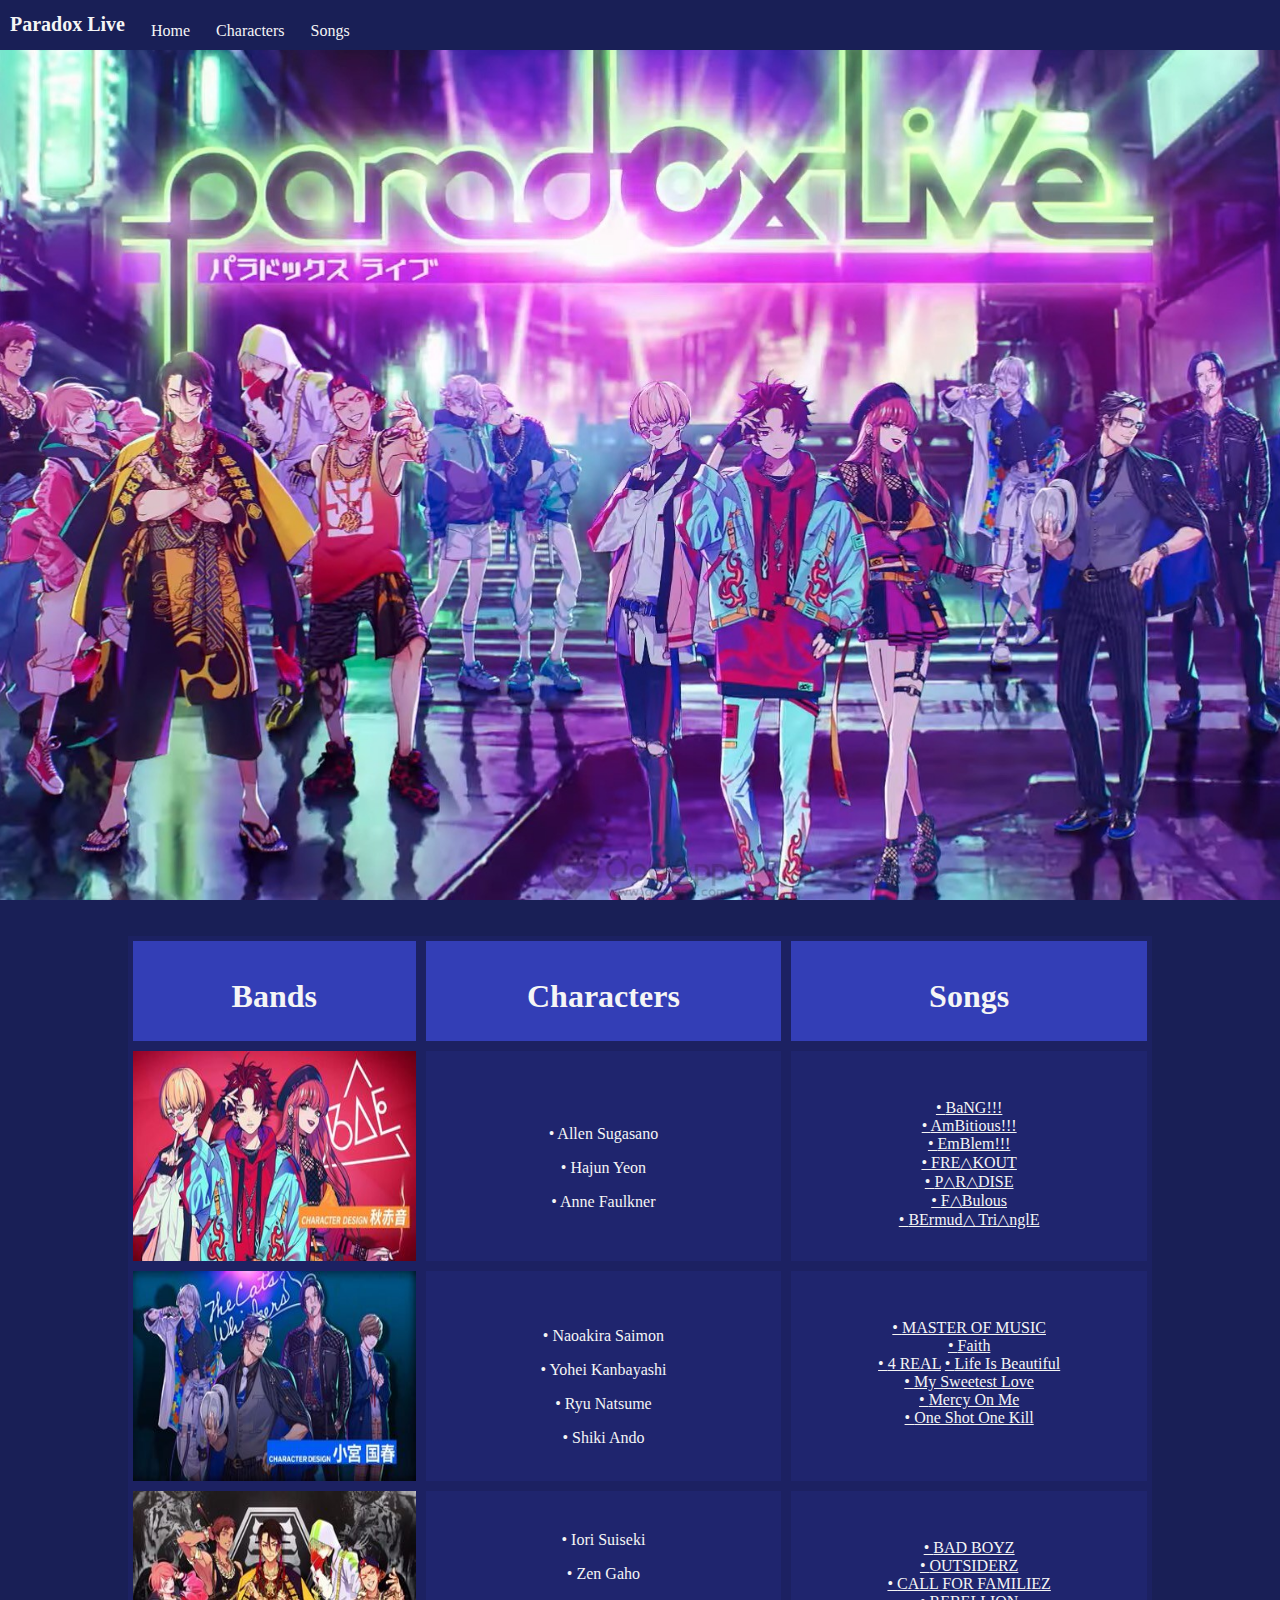
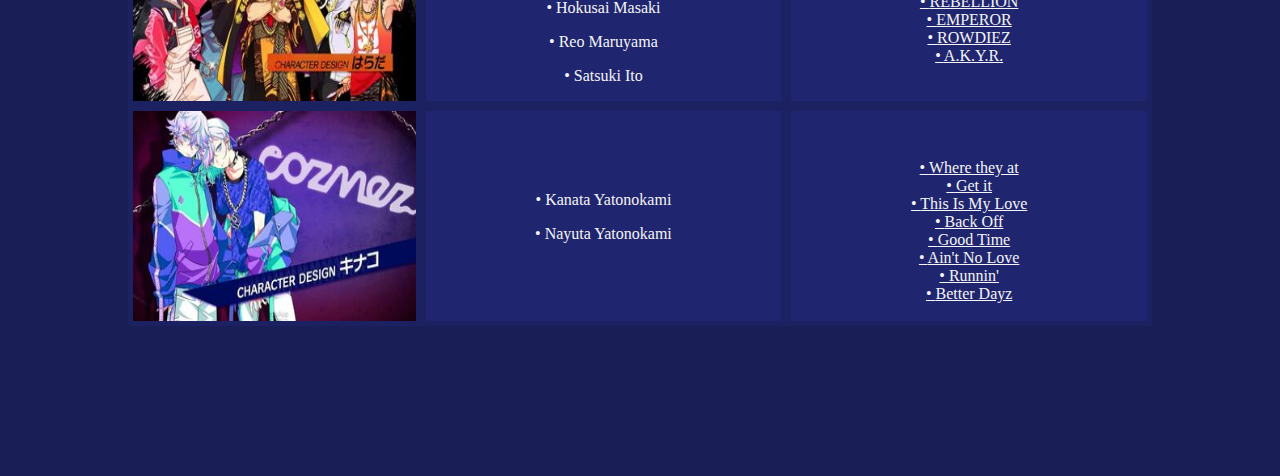
<file: index.html>
<!DOCTYPE html>
<html lang="en">
<head>
    <meta charset="UTF-8">
    <meta http-equiv="X-UA-Compatible" content="IE=edge">
    <meta name="viewport" content="width=device-width, initial-scale=1.0">
    <link href="style.css" rel="stylesheet">


    <title>Paradox</title>
</head>
<body>

    <nav>
        <h1>Paradox Live</h1>
        <a href="index.html">Home</a>
        <a href="P2_WEB_Jan_F_Šůla_move.html">Characters</a>
        <a href="">Songs</a>
    </nav>
<main>
    <div class="parallax"></div>
</main>


<br>
<div id="headline"><h1></h1></div>

    <br>
<div id="m2">
    <div id="grid">

        <div id="band" class="header"><h1>Bands</h1></div>
        <div id="char" class="header"><h1>Characters</h1></div>
        <div id="song" class="header"><h1>Songs</h1></div>



        <div id="r1" class="gridItem"><img src="bae.jpg"></div>
        <div id="b1">

                <p>Allen Sugasano</p>
                <p>Hajun Yeon</p>
                <p>Anne Faulkner</p>

        </div>
        <div id="b2">
            <a href="https://www.youtube.com/watch?v=i1aAMRqvbd0&list=PL48bg1S0yQgpAOZv4phSdoj9xH11N_W_G&index=39">BaNG!!!</a> <br>
            <a href="https://www.youtube.com/watch?v=YmlnWpRt3tc&list=PL48bg1S0yQgpAOZv4phSdoj9xH11N_W_G&index=35">AmBitious!!!</a><br>
            <a href="https://www.youtube.com/watch?v=tsLrN4uBZ6c&list=PL48bg1S0yQgpAOZv4phSdoj9xH11N_W_G&index=31">EmBlem!!!</a><br>
            <a href="https://www.youtube.com/watch?v=pQFfTW9nRs0&list=PL48bg1S0yQgpAOZv4phSdoj9xH11N_W_G&index=16">FRE△KOUT</a><br>
            <a href="https://www.youtube.com/watch?v=s2Wk64t2QYY&list=PL48bg1S0yQgpAOZv4phSdoj9xH11N_W_G&index=20">P△R△DISE</a><br>
            <a href="https://www.youtube.com/watch?v=B1uo2-q6euo&list=PL48bg1S0yQgpAOZv4phSdoj9xH11N_W_G&index=27">F△Bulous</a><br>
            <a href="https://www.youtube.com/watch?v=h3z666SE320">BErmud△ Tri△nglE</a>
        </div>



        <div id="r2" class="gridItem"><img src="cats.jpg"></div>
        <div id="c1">

                <p>Naoakira Saimon</p>
                <p>Yohei Kanbayashi</p>
                <p>Ryu Natsume</p>
                <p>Shiki Ando</p>

        </div>
        <div id="c2">
            <a href="https://www.youtube.com/watch?v=4TguZixHM2g">MASTER OF MUSIC</a> <br>
            <a href="https://www.youtube.com/watch?v=U-UERQnSbmI">Faith</a> <br>
            <a href="https://www.youtube.com/watch?v=exACT_F90d0">4 REAL</a>
            <a href="https://www.youtube.com/watch?v=UYjK1OK2YlY">Life Is Beautiful</a> <br>
            <a href="https://www.youtube.com/watch?v=DzzM7DASDmc">My Sweetest Love</a> <br>
            <a href="https://www.youtube.com/watch?v=EmTCZ-Y8rM8">Mercy On Me</a> <br>
            <a href="https://www.youtube.com/watch?v=5RNzkOLwsQ8">One Shot One Kill</a> <br>
        </div>



        <div id="r3" class="gridItem"><img src="akyr.jpg"></div>
        <div id="a1">
            
                <p>Iori Suiseki</p>
                <p>Zen Gaho</p>
                <p>Hokusai Masaki</p>
                <p>Reo Maruyama</p>
                <p>Satsuki Ito</p>
            
        </div>
        <div id="a2">
            <a href="https://www.youtube.com/watch?v=UKZoXi7ZSQw">BAD BOYZ</a> <br>
            <a href="https://www.youtube.com/watch?v=sZGMX0a20aI">OUTSIDERZ</a> <br>
            <a href="https://www.youtube.com/watch?v=elLRmxYvf2Y">CALL FOR FAMILIEZ</a> <br>
            <a href="https://www.youtube.com/watch?v=qfk6_rf7Drk">REBELLION</a> <br>
            <a href="https://www.youtube.com/watch?v=4MA7C05z-Iw">EMPEROR</a> <br>
            <a href="https://www.youtube.com/watch?v=PbIiUri5gLg">ROWDIEZ</a> <br>
            <a href="https://www.youtube.com/watch?v=eal7aK0wMGg">A.K.Y.R.</a> <br>
        </div>



        <div id="r4" class="gridItem"><img src="cozmez.jpg"></div>
        <div id="d1">

                <p>Kanata Yatonokami</p>
                <p>Nayuta Yatonokami</p>

        </div>
        <div id="d2">
            <a href="https://www.youtube.com/watch?v=UwXYQQDalMI">Where they at</a> <br>
            <a href="https://www.youtube.com/watch?v=VCC9VqQrdNQ">Get it</a> <br>
            <a href="https://www.youtube.com/watch?v=B01EJ8j-iQU">This Is My Love</a> <br>
            <a href="https://www.youtube.com/watch?v=2ALUCOQBla8">Back Off</a> <br>
            <a href="https://www.youtube.com/watch?v=oc8mWMc7Jn0">Good Time</a> <br>
            <a href="https://www.youtube.com/watch?v=XpQwx-oWOpQ">Ain't No Love</a> <br>
            <a href="https://www.youtube.com/watch?v=JbyNHS5AyNI">Runnin'</a> <br>
            <a href="https://www.youtube.com/watch?v=NqX2fy6ulmo">Better Dayz</a> <br>
        </div>
    </div>
</div>



</body>
</html>
</file>
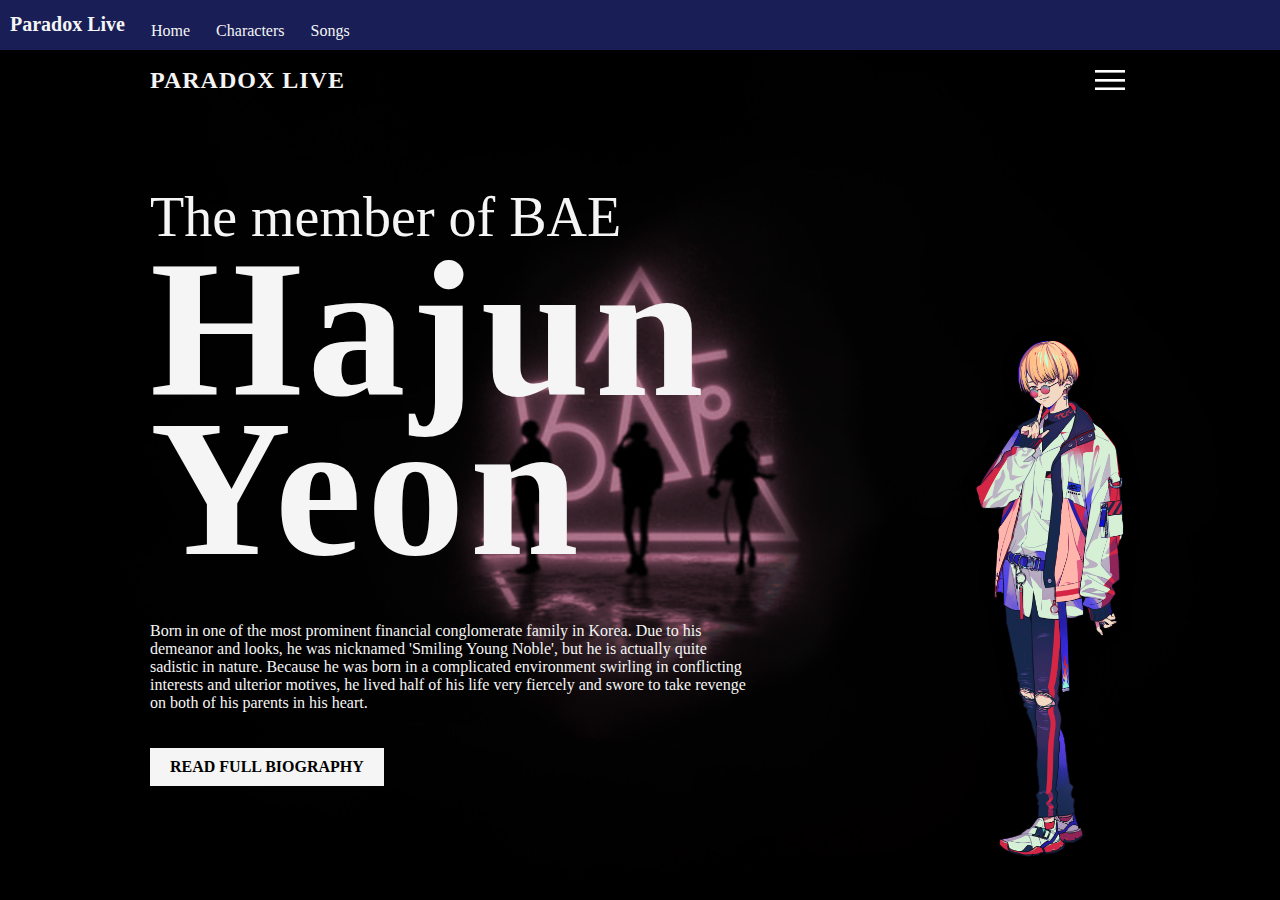
<file: P2_WEB_Jan_F_Šůla_move.html>
<!DOCTYPE html>
<html lang="en">
<head>
    <meta charset="UTF-8">
    <meta http-equiv="X-UA-Compatible" content="IE=edge">
    <meta name="viewport" content="width=device-width, initial-scale=1.0">
    <link href="style2.css" rel="stylesheet">

    <title>Characters</title>
</head>
<body>
    <nav>
        <h1>Paradox Live</h1>
        <a href="index.html">Home</a>
        <a href="P2_WEB_Jan_F_Šůla_move.html">Characters</a>
        <a href="">Songs</a>
    </nav>

    <section>
        <header>
            <a href="#" class="logo">Paradox Live</a>
            <div class="toggle"></div>
        </header>
        <img src="bg.png" class="bg">
        <img src="Hajun.png" class="hajun">
        <div class="content">
            <h2>The member of BAE <br><span>Hajun Yeon</span></h2>
            <p>
                Born in one of the most prominent financial conglomerate family in Korea. Due to his demeanor and looks, he was nicknamed 'Smiling Young Noble', but he is actually quite sadistic in nature. Because he was born in a complicated environment swirling in conflicting interests and ulterior motives, he lived half of his life very fiercely and swore to take revenge on both of his parents in his heart.</p>
            <a href="#">Read full biography</a>
        </div>

    </section>

    <script type="text/javascript">
        document.addEventListener("mousemove", function(e){
            const bg = document.querySelector('.bg');
            const hajun = document.querySelector('.hajun');
            const content = document.querySelector('.content');

            bg.style.width = 100 + e.pageX/150 + '%';
            bg.style.height = 100 + e.pageX/100 + '%';
            
            hajun.style.right = 100 + e.pageX/2.5 + 'px';
            content.style.left =  e.pageX/2.2 + 'px';
        })
    </script>


</body>

</html>
</file>
<file: style.css>
body {
background-color: #191F56;
text-align: center;
width:100%;
height: 100%;
}
html,body
{
    width: 100%;
    height: 100%;
    margin: 0px;
    padding: 0px;
}






nav {
    top:0;
    z-index: 5000;
    position: fixed;
    background-color: #191F56;
    color: whitesmoke;
    width:100%;
    display:flex;
    flex-direction: row;
    border:#313DA8;
}
nav > h1 {
    font-size: 20px;
    margin-left: 10px;
}
nav > a {
    color:whitesmoke;
    text-decoration: none;
    margin-top: 1.4em;
    padding-left: 1em;
    margin-left: 10px;
    height:100%;
}
nav > a:hover {
    text-shadow: #313DA8;
}







.parallax {
    z-index: -1;
    min-height: 900px;
    width: 100%;
    background-attachment: fixed;
    background-position: center;
    background-repeat: no-repeat;
    background-size: cover;
    background-image: url('parallax.jpg');
    position: absolute;
}
#m2 {
    display:flex;
    width: 100%;
    z-index: 1;
    justify-content: center;
    align-items: center;

}
#grid {
width: 80%;
display:grid;
grid-template-columns:0.20fr 0.30fr 0.30fr 0.5fr 0.5fr 0.5fr 0.5fr;
grid-template-rows:1fr 1fr 1fr 1fr 1fr 1fr 1fr 1fr 1fr;
margin-bottom: 150px;
color:whitesmoke;
grid-template-areas:
'band band band charr charr song song'
'bae bae bae b1 b1 b2 b2'
'bae bae bae b1 b1 b2 b2'
'cats cats cats c1 c1 c2 c2'
'cats cats cats c1 c1 c2 c2'
'akyr akyr akyr a1 a1 a2 a2'
'akyr akyr akyr a1 a1 a2 a2'
'cozmez cozmez cozmez d1 d1 d2 d2'
'cozmez cozmez cozmez d1 d1 d2 d2';


}

#band{
    grid-area: band;
}
#char{
    grid-area:charr;
}
#song {
    grid-area:song;
}
#grid > div{
    border: solid #1C2162 5px;
    background-color: #1F256E;
    align-items: center;

}
#grid > .header {
    background-color: #333EB6;
    padding-top: 1em;
}
#grid > div > img{
    width: 100%;
    height: 100%;


}
#grid > div > a{
    color:inherit;
}
#grid > div > a::before{
    content: "• ";
}

#grid > div > p::before{
   content: "• "

}
#grid > div:hover{
    transform: scale(1.1);
    z-index: 5020; 
}
#headline {
    margin-top:900px;
    color:whitesmoke;
}

#r1 {
    grid-area: bae;
}

#r2 {
    grid-area: cats;
}
#r3{
    grid-area: akyr;
}
#r4{
    grid-area:cozmez;
}
#b1 {grid-area: b1;padding-top: 3.6em;}
#b2 {grid-area: b2;padding-top: 3em; text-decoration: none;}
#c1 {grid-area: c1;padding-top: 2.5em;}
#c2 {grid-area: c2;padding-top: 3em; text-decoration: none;}
#a1 {grid-area: a1;padding-top: 1.5em;}
#a2 {grid-area: a2;padding-top: 3em; text-decoration: none;}
#d1 {grid-area: d1;padding-top: 4em;}
#d2 {grid-area: d2;padding-top: 3em; text-decoration: none;}

@media (max-width:880px) {
    #m2 {
        justify-content: center;
    }
    #grid {
        width: 80%;
        grid-template-rows: 1fr 1fr 1fr 1fr 1fr 1fr 1fr 1fr 1fr 1fr 1fr 1fr 0px 0px;
        grid-template-columns:1fr 1fr;
        grid-template-areas: 
        'bae bae'
        'b1 b1'
        'b2 b2'
        'cats cats'
        'c1 c1'
        'c2 c2'
        'akyr akyr'
        'a1 a1'
        'a2 a2'
        'cozmez cozmez'
        'd1 d1'
        'd2 d2'
        'charr song'
        'band band';
    }
    #grid > .header {
        background-color: none;
        padding-top: 1em;
        border: none;
        font-size: 0px;
    }
    #grid > div{

        background-color: #1F256E;
        align-items: center;
    
    }
}
</file>
<file: style2.css>
html,body
{
    width: 100%;
    height: 100%;
    margin: 0px;
    padding: 0px;
    overflow-x: hidden; 
}

* {

    box-sizing: border-box;
}
nav {
    top:0;
    z-index: 5000;
    position: fixed;
    background-color: #191F56;
    color: whitesmoke;
    width:100%;
    display:flex;
    flex-direction: row;
    border:#313DA8;
}
nav > h1 {
    font-size: 20px;
    margin-left: 10px;
}
nav > a {
    color:whitesmoke;
    text-decoration: none;
    margin-top: 1.4em;
    padding-left: 1em;
    margin-left: 10px;
    height:100%;
}
nav > a:hover {
    text-shadow: #313DA8;
}
body {
    background-color: #191F56;
}
section{
    position: relative;
    width: 100%;
    height: 100vh;
    overflow: hidden;
    display: flex;
    justify-content: flex-start;
    align-items: center;
    padding: 100px 150px;
}
section header {
    position: absolute;
    top: 0;
    left: 0;
    width: 100%;
    padding: 60px 150px;
    display: flex;
    justify-content: space-between;
    align-items: center;
    z-index: 10;
     
}
section header .logo {
    position: relative;
    font-size: 1.5em;
    color: whitesmoke;
    font-weight: 700;
    text-transform: uppercase;
    text-decoration: none;
    letter-spacing: 1px;
}
section header .toggle {
    position: relative;
    width: 40px;
    height: 40px;
    background: url(menu.png);
    background-size: 30px;
    background-repeat: no-repeat;
    background-position: center;
    cursor:pointer;
}

.bg {
    position:absolute;
    bottom: 0;
    left: 0;
    width: 100%;
    height: 100%;
    object-fit: cover;
    background-position: center;
}
.hajun {
    position: absolute;
    bottom: 0;
    right: 100px;
    max-height: 90%;
    width: 20%;
}
.content {
    position: relative;
    max-width: 600px;
    z-index: 10;
}
.content h2 {
    font-size: 3.5em;
    color:whitesmoke;
    font-weight: 400;
    line-height: 2em;

}
.content h2 span {
    font-weight: 800;
    font-size: 3.5em;
    letter-spacing: 5px;

}
.content p {
    color:whitesmoke;
    margin-top: -15px;
}
.content a {
    display: inline-block;
    padding: 10px 20px;
    background: whitesmoke;
    color:black;
    text-decoration: none;
    text-transform: uppercase;
    margin-top: 20px;
    font-weight: 600;

}
</file>
